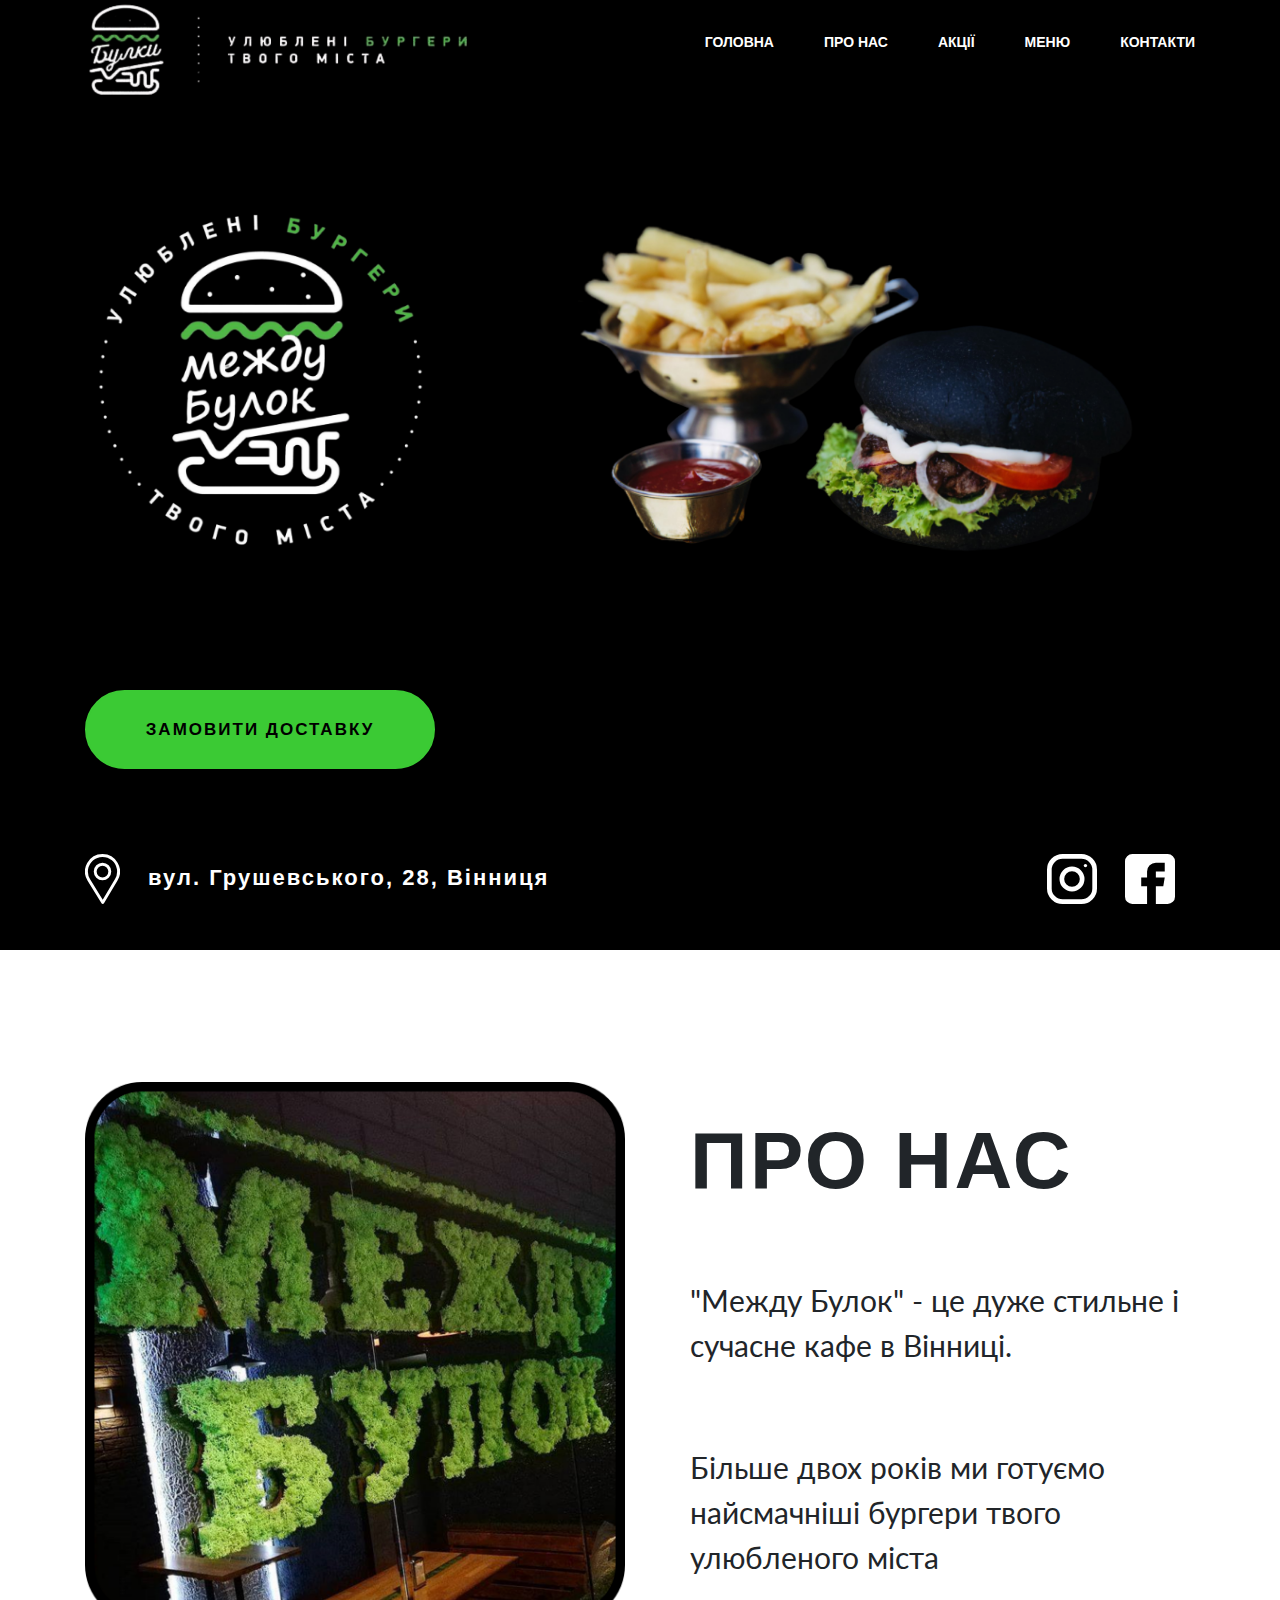
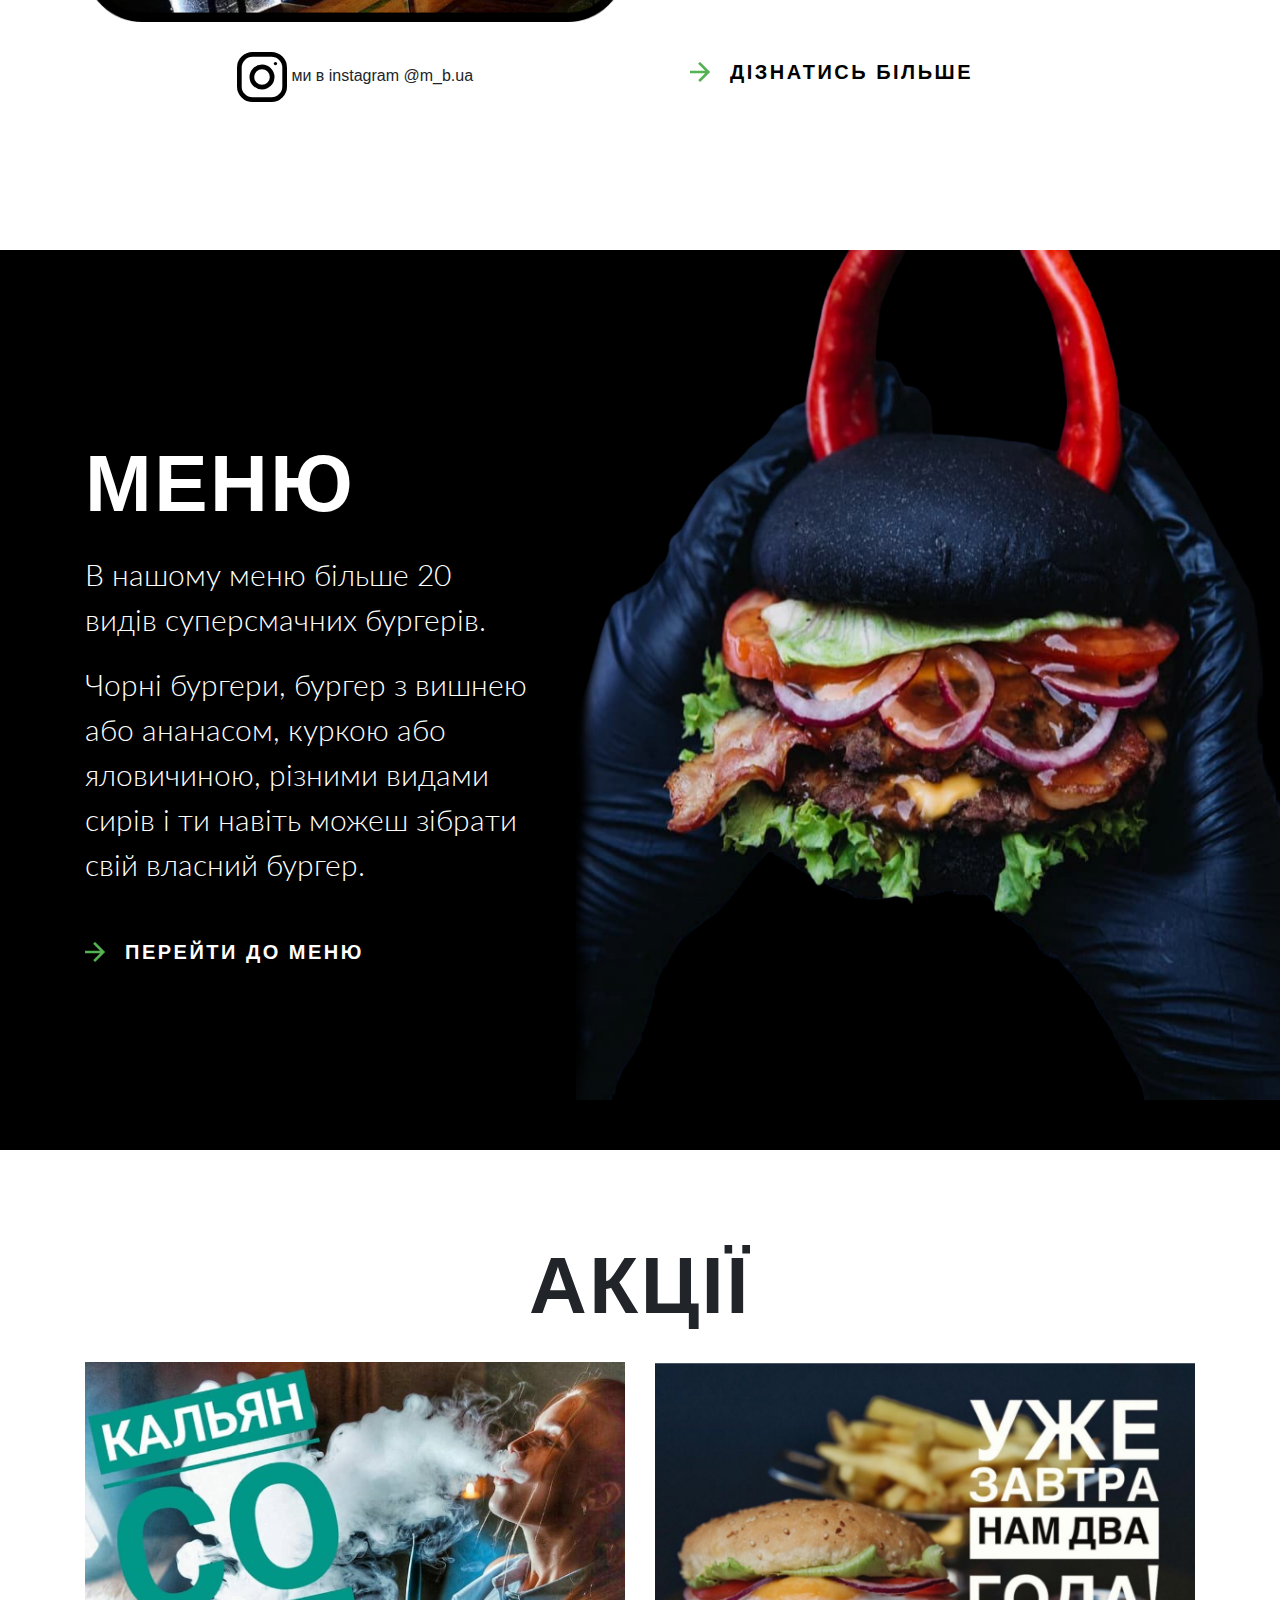
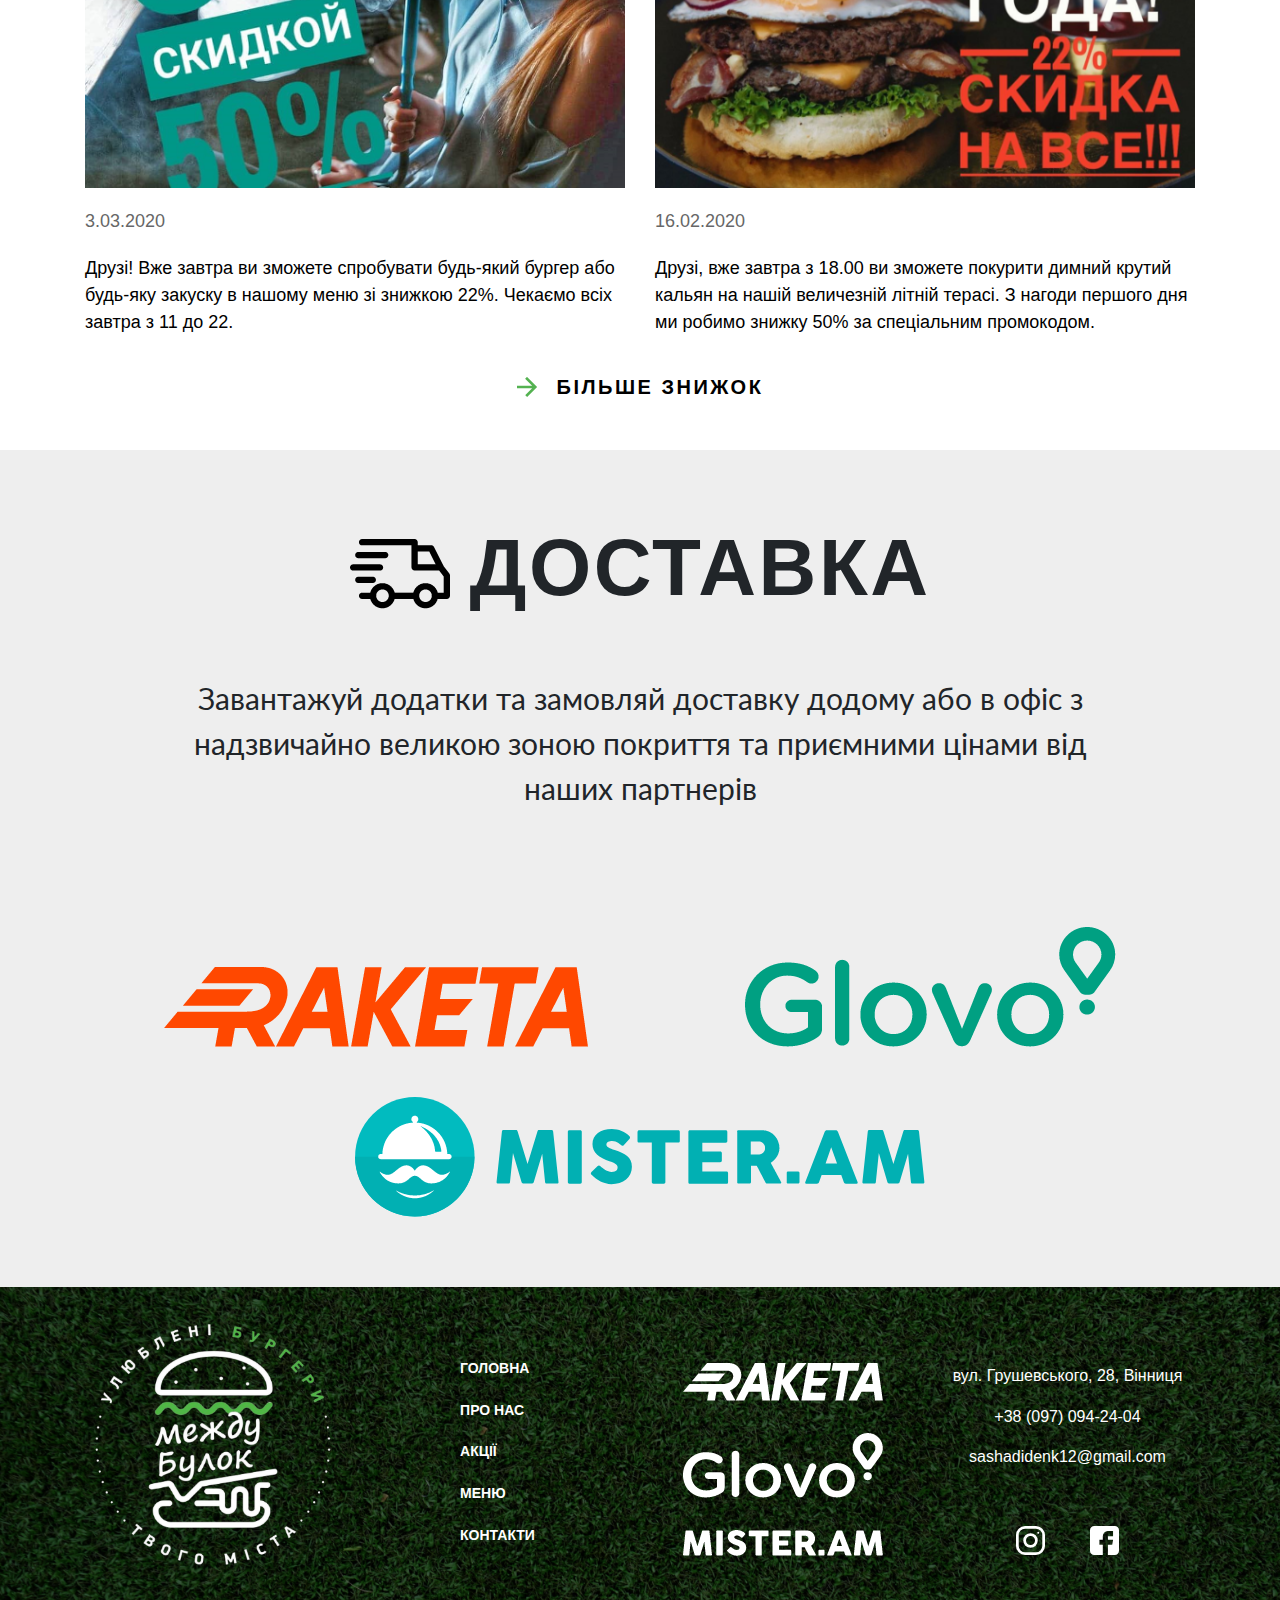
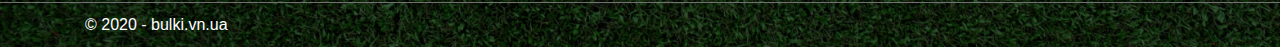
<file: Между булок/index.html>
<html>
	<head>
		<meta charset="UTF-8">
		<meta name="viewport" content="width=device-width, initial-scale=1.0"/>
		<title>Между булок</title>
		
		<link rel="stylesheet" type="text/css" href="css/style.css">
		<link rel="stylesheet" type="text/css" href="css/bootstrap.min.css">
		<link href='http://fonts.googleapis.com/css?family=Lato&subset=latin,latin-ext' rel='stylesheet' type='text/css'>
	</head>
	<body>
		<header>
			<div class = 'container'>
				<div class = "row">
					<div class="logo-section col-xl-5 col-md-4 col-8">
						<a href = "#"><img id="logo_image" src="images/logo_header.png" alt="logo"></a>
					</div>
					
					<div class="menu-section col-xl-7 col-md-8 col-4">
						<ul class="menu" id = "header_menu">
							<li><a href="index.html">Головна</a></li>
							<li><a href="#">Про нас</a></li>
							<li><a href="#">Акції</a></li>
							<li class = "active"><a href="menu.html">Меню</a></li>
							<li><a href="contact.html">Контакти</a></li>
						</ul>
						<img id="btn_menu" src ='images/hamburger.png'>
					</div>
				</div>
			</div>
		</header>
		<section id = "underheader">
			<div class = 'container'>
				<div class = "row">
					<div class="logo col-xl-4 col-lg-5 col-12">
						<img src = "images/big_logo.png" alt = "Между булок">
						<h1>Между Булок - Улюблені <span>бургери</span> твого міста</h1>
					</div>
					<div class = "burger_main col-lg-1 col-12" >
						<img src = "images/bugrer_main.png">
					</div>
				</div>
				<div class = "row">
					<div class="logo col-xl-4 col-lg-5 col-md-6 offset-md-3 col-sm-8 offset-sm-2 col-12 offset-lg-0">
						<a href = "#">Замовити доставку</a>
					</div>
				</div>
				<div class="row justify-content-between info">
					<div class = "col-md-8 col-12">
						<p>
							<img src="images/pin.svg">
							<span>вул. Грушевського, 28, Вінниця</span>
						<p>
					</div>
					<div class = 'col-md-4 col-12'>
						<a href = "#"><img src="images/instagram.svg"></a>
						<a href = "#"><img src="images/facebook.svg"></a>
					</div>
				</div>
			</div>
		</section>
		<section id = "about_us">
			<div class = 'container'>
				<div class = "row">
					<div class="col-md-6 col-12 photo">
						<h2 class = "mobile">ПРО НАС</h2>
						<img class = "we" src = "images/about_us.png">
						<p><img class = "inst" src="images/instagram.svg"> ми в instagram @m_b.ua</p>
					</div>
					<div class="col-md-6 col-12 text">
						<h2 class = "infull">ПРО НАС</h2>
						<p>"Между Булок" - це дуже стильне і сучасне кафе в Вінниці. </p>
						<p>Більше двох років ми готуємо найсмачніші бургери твого улюбленого міста</p>
						<a href = '#'><img src = "images/arrow.png">ДІЗНАТИСЬ БІЛЬШЕ</a>
					</div>
				</div>
			</div>
		</section>
		<section id = "menu">
			<div class = "container-fluid">
				<div class = "row">
					<div class = "burger_menu col-12"> 
						<img  src = "images/burger_menu.png">
					</div>
				</div>
			</div>
			<div class = 'container'>
				<div class = "row">
					<div class="col-md-5 col-12 text">
						<h2>МЕНЮ</h2>
						<p>В нашому меню більше 20 видів суперсмачних бургерів.</p>
						<p>Чорні бургери, бургер з вишнею або ананасом, куркою або яловичиною, різними видами сирів і ти навіть можеш зібрати свій власний бургер.</p>
						<a href = '#'><img src = "images/arrow.png">ПЕРЕЙТИ ДО МЕНЮ</a>
					</div>

				</div>
			</div>
		</section>
		<section id = "sales">
			<div class = 'container'>
				<div class = "row">
					<div class="col-md-12 col-12 ">
						<h2>АКЦІЇ</h2>
					</div>
				</div>
				<div class = "row">
					<a href ="#" class="col-md-6 col-sm-8 offset-sm-2 offset-md-0 col-12 tile">
						<img src = "images/sales_1.png">
						<p class = "date">3.03.2020</p>
						<p class = "text">Друзі! Вже завтра ви зможете спробувати будь-який бургер або будь-яку закуску в нашому меню зі знижкою 22%. Чекаємо всіх завтра з 11 до 22.</p>
					</a>
					<a href ="#" class="col-md-6  col-sm-8 offset-sm-2 offset-md-0 col-12 tile">
						<img src = "images/sales_2.png">
						<p class = "date">16.02.2020</p>
						<p class = "text">Друзі, вже завтра з 18.00 ви зможете покурити димний крутий кальян на нашій величезній літній терасі. З нагоди першого дня ми робимо знижку 50% за спеціальним промокодом.</p>
					</a>
				</div>
				<div class = "row">
					<div class="col-md-12 col-12 link">
						<a href = '#'><img src = "images/arrow.png">БІЛЬШЕ ЗНИЖОК</a>
					</div>
				</div>
			</div>
		</section>
		<section id = "delivery">
			<div class = 'container'>
				<div class = "row">
					<div class="col-md-10 offset-md-1 col-10 offset-1 text">
						<h2><img src = "images/delivery.png">ДОСТАВКА</h2>
						<p>Завантажуй додатки та замовляй доставку додому або в офіс з надзвичайно великою зоною покриття та приємними цінами від наших партнерів</p>
					</div>
				</div>
				<div class = "row">
					<div class="col-md-12 col-12 logos">
						<a href = "raketaapp.com"><img src = "images/raketa.png"></a>
						<a href = "glovoapp.com"><img src = "images/glovo.png"></a>
						<a href = "misteram.com.ua"><img src = "images/misteram.png"></a>
						
					</div>
				</div>
			</div>
		</section>
		<footer>
			<div class = "container">
				<div class = "row">
					<div class = "col-12 col-md-3 logo">
						<a href = "#"><img src = "images/big_logo.png" alt = "Между булок"></a>
					</div>
					<div class = "col-12 col-md-3 menu">
						<ul class="footer_menu">
							<li><a href="#">Головна</a></li>
							<li><a href="#">Про нас</a></li>
							<li><a href="#">Акції</a></li>
							<li><a href="#">Меню</a></li>
							<li><a href="#">Контакти</a></li>
						</ul>
					</div>
					<div class = "col-12 col-md-3 logos">
						<a href = "raketaapp.com"><img src = "images/footer_raketa.png"></a>
						<a href = "glovoapp.com"><img src = "images/footer_glovo.png"></a>
						<a href = "misteram.com.ua"><img src = "images/footer_misteram.png"></a>
					</div>
					<div class = "col-12 col-md-3 info">
						<p>вул. Грушевського, 28, Вінниця</p>
						<p>+38 (097) 094-24-04</p>
						<p>sashadidenk12@gmail.com</p>
						<div class = "social">
							<a href = "#"><img src="images/instagram.svg"></a>
							<a href = "#"><img src="images/facebook.svg"></a>
						</div>
					</div>
				</div>
			</div>
			<div class = "copyright">
				<div class = "container">
					<div class = "row">
						<div class = "col-12">
							<p> © 2020 - bulki.vn.ua</p>
						</div>
					</div>
				</div>
			</div>
		</footer>
		<script type='text/javascript'>
			document.getElementById('btn_menu').onclick = function(){
		    
				styles = getComputedStyle(document.getElementById('header_menu'));
				console.log();
				if (styles['display'] == "none"){
					document.getElementById('header_menu').style.display = "flex"; 
				}
				else
					document.getElementById('header_menu').style.display="none";
				
				element = document.getElementById("header_menu");
			    name = "container";
			    arr = element.className.split(" ");
			    if (arr.indexOf(name) == -1) {
					element.className += " " + name;
			    }
		
			}
		</script>
	</body>
</html>
</file>
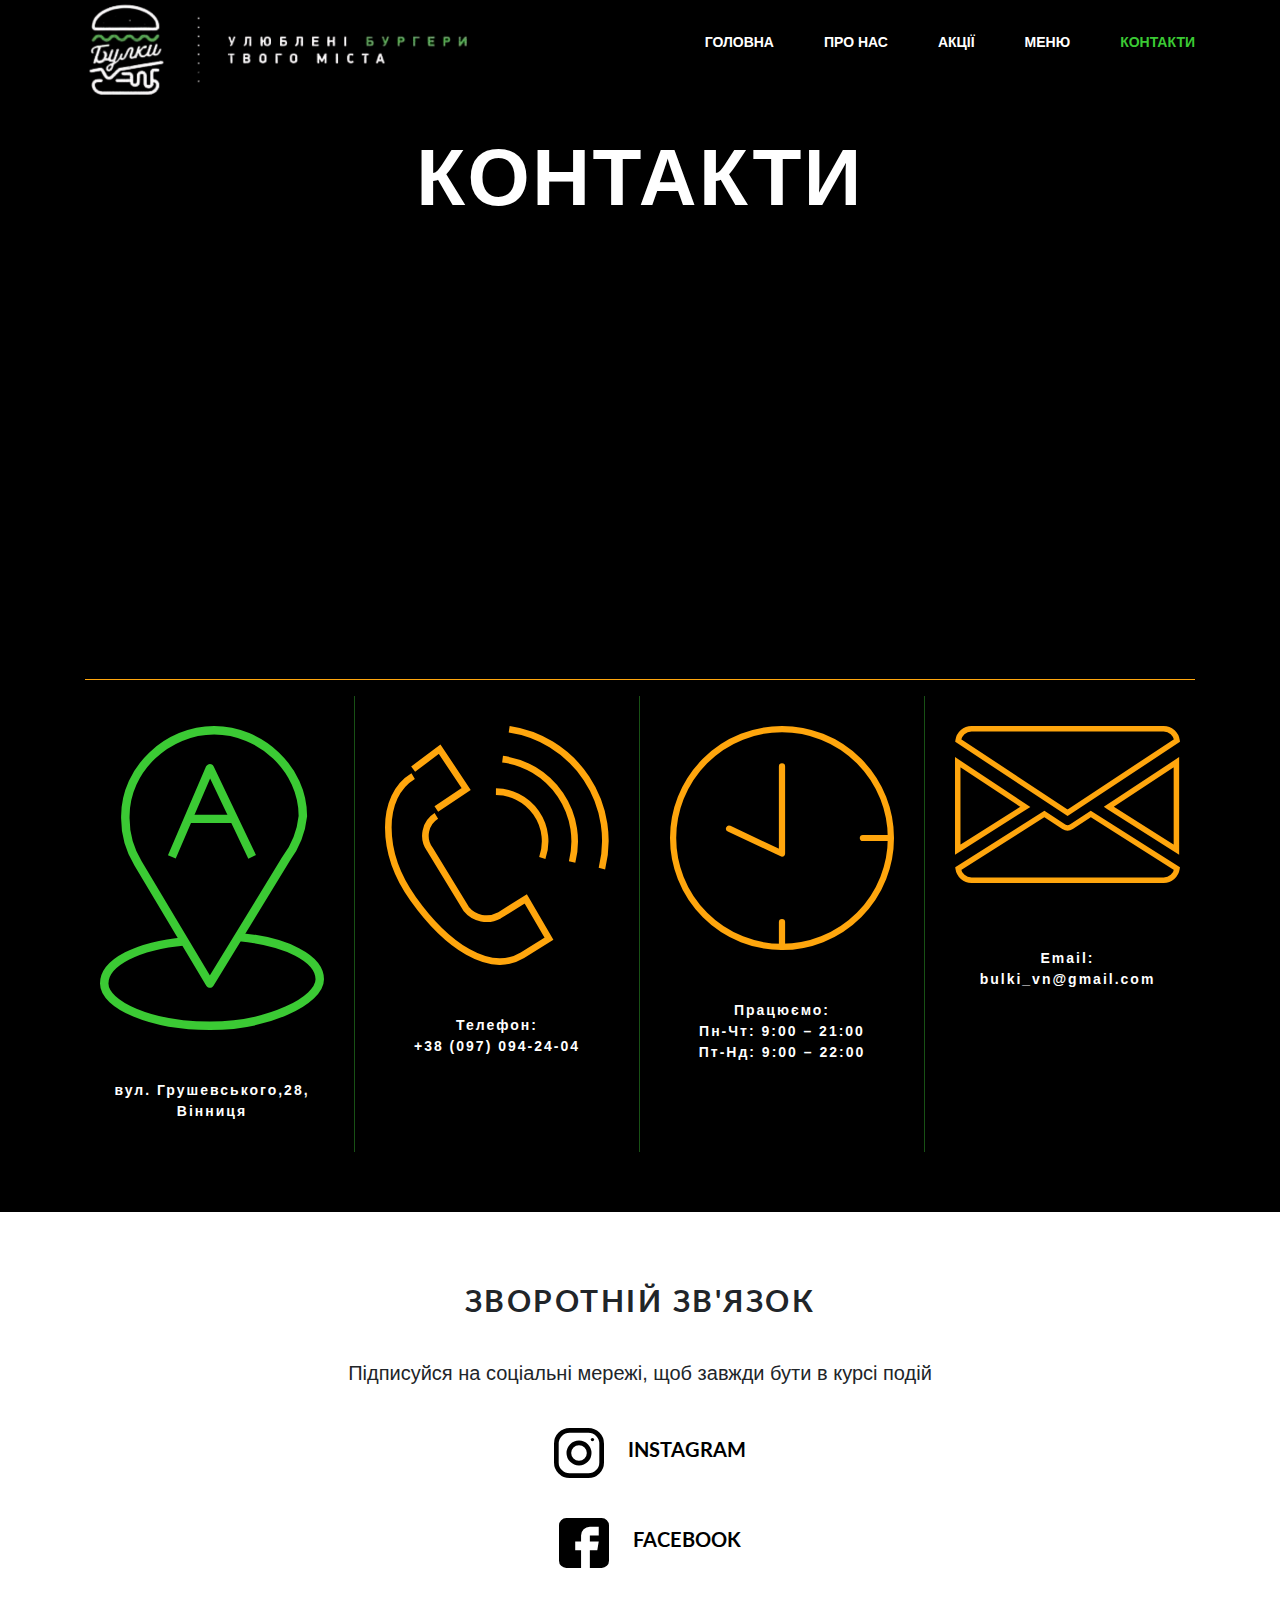
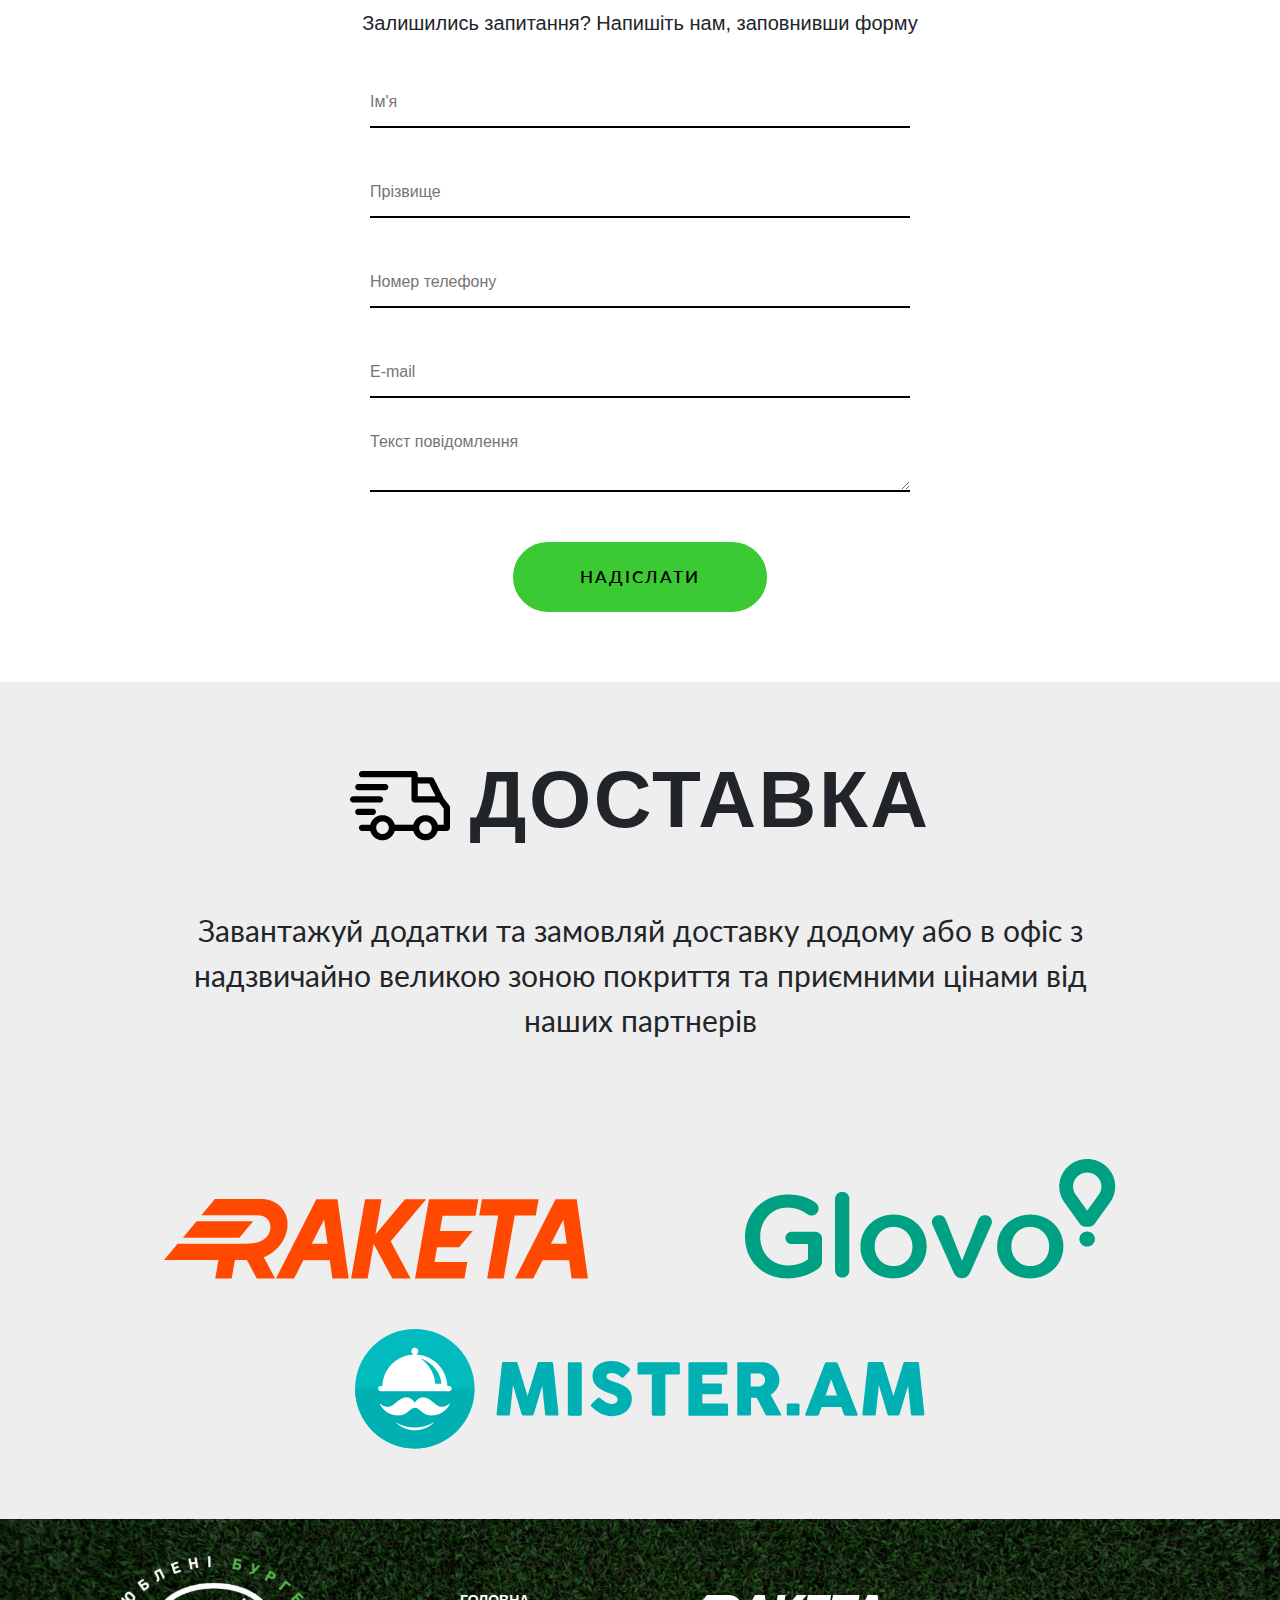
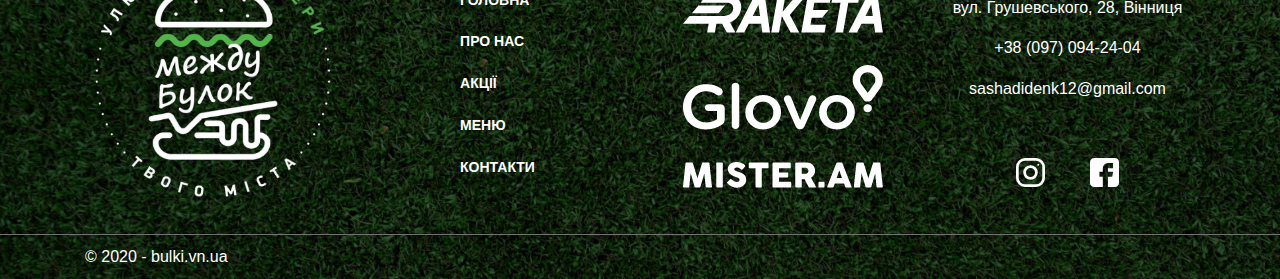
<file: Между булок/contact.html>
<!DOCTYPE html>
<html lang="en">
<head>
    <meta charset="UTF-8">
    <meta name="viewport" content="width=device-width, initial-scale=1.0"/>
    <title>Контакти</title>

    <link rel="stylesheet" type="text/css" href="css/style.css">
    <link rel="stylesheet" type="text/css" href="css/bootstrap.min.css">
    <link href='http://fonts.googleapis.com/css?family=Lato&subset=latin,latin-ext' rel='stylesheet' type='text/css'>
</head>
<body>
<header>
    <div class = 'container'>
        <div class = "row">
            <div class="logo-section col-xl-5 col-md-4 col-8">
                <a href = "#"><img id="logo_image" src="images/logo_header.png" alt="logo"></a>
            </div>
            <div class="menu-section col-xl-7 col-md-8 col-4">
                <ul class="menu" id = "header_menu">
                    <li><a href="index.html">Головна</a></li>
                    <li><a href="#">Про нас</a></li>
                    <li><a href="#">Акції</a></li>
                    <li><a href="menu.html">Меню</a></li>
                    <li><a class = "active" href="contact.html">Контакти</a></li>
                </ul>
                <img id="btn_menu" src ='images/hamburger.png'>
            </div>
        </div>
    </div>
</header>
<section id="underheader_contacts">
    <div class="container">
        <div class="row justify-content-center">
			<div class = "col-12">
				<h2>контакти</h2>
			</div>
        </div>
    </div>
    <div class="map">
        <iframe width="100%" height="400px" src="https://maps.google.com/maps?width=100%&amp;height=600&amp;hl=en&amp;coord=49.235238, 28.469572&amp;q=Bulki%2C%20Hrushevs'koho%20St%2C%2028%2C%20Vinnytsia%2C%20Vinnytsia%20Oblast%2C%2021000+(Bulki)&amp;ie=UTF8&amp;t=&amp;z=18&amp;iwloc=B&amp;output=embed" frameborder="0" scrolling="no" marginheight="0" marginwidth="0"></iframe>
    </div>
    <div class="container">
		<hr>
		<div class="row contacts">
			<div class="col-lg-3 col-md-6 contact_item">
				<img src="images/adress.svg">
				<span>вул. Грушевського,28, Вінниця</span>
			</div>
			<div class="col-lg-3 col-md-6 contact_item">
				<img src="images/phone.svg">
				<span>Телефон:<br>+38 (097) 094-24-04</span>
			</div>
			<div class="col-lg-3 col-md-6 contact_item">
				<img src="images/hours.svg">
				<span>Працюємо:<br>Пн-Чт: 9:00 – 21:00<br>Пт-Нд: 9:00 – 22:00</span>
			</div>
			<div class="col-lg-3 col-md-6 contact_item">
				<img src="images/mail.svg" class="mail">
				<span>Email:<br>bulki_vn@gmail.com</span>
			</div>
		</div>
    </div>
</section>
<section id="feedback">
    <div class="container">
		<div class = "row">
			<div class="social_netw col-12">
				<h3>зворотній зв'язок</h3>
				<p>Підписуйся на соціальні мережі, щоб завжди бути в курсі подій</p>
				<div>
					<img src="images/instagram_black.svg">
					<a href="#">INSTAGRAM</a>
				</div>
				
				<div>
					<img src="images/facebook_black.svg">
					<a href="#">FACEBOOK</a>
				</div>
				<p>Залишились запитання? Напишіть нам, заповнивши форму</p>
			</div>
		</div>
        <div class="row justify-content-center">
            <form class="col-lg-6 col-12 form">
                <input type="text" id="name"  placeholder="Ім'я">
                <input type="text" id="surname"  placeholder="Прізвище">
                <input type="text" id="phone"  placeholder="Номер телефону">
                <input type="text" id="mail"  placeholder="E-mail">
                <textarea id="subject" placeholder="Текст повідомлення"></textarea>
            </form>
        </div>
        <div class="row justify-content-center">
				<a href="#" class="submit">Надіслати</a>
		</div>
    </div>
</section>
<section id = "delivery">
    <div class = 'container'>
        <div class = "row">
            <div class="col-md-10 offset-md-1 col-10 offset-1 text">
                <h2><img src = "images/delivery.png">ДОСТАВКА</h2>
                <p>Завантажуй додатки та замовляй доставку додому або в офіс з надзвичайно великою зоною покриття та приємними цінами від наших партнерів</p>
            </div>
        </div>
        <div class = "row">
            <div class="col-md-12 col-12 logos">
                <a href = "raketaapp.com"><img src = "images/raketa.png"></a>
                <a href = "glovoapp.com"><img src = "images/glovo.png"></a>
                <a href = "misteram.com.ua"><img src = "images/misteram.png"></a>

            </div>
        </div>
    </div>
</section>
<footer>
    <div class = "container">
        <div class = "row">
            <div class = "col-12 col-md-3 logo">
                <a href = "#"><img src = "images/big_logo.png" alt = "Между булок"></a>
            </div>
            <div class = "col-12 col-md-3 menu">
                <ul class="footer_menu">
                    <li><a href="#">Головна</a></li>
                    <li><a href="#">Про нас</a></li>
                    <li><a href="#">Акції</a></li>
                    <li><a href="#">Меню</a></li>
                    <li><a href="#">Контакти</a></li>
                </ul>
            </div>
            <div class = "col-12 col-md-3 logos">
                <a href = "raketaapp.com"><img src = "images/footer_raketa.png"></a>
                <a href = "glovoapp.com"><img src = "images/footer_glovo.png"></a>
                <a href = "misteram.com.ua"><img src = "images/footer_misteram.png"></a>
            </div>
            <div class = "col-12 col-md-3 info">
                <p>вул. Грушевського, 28, Вінниця</p>
                <p>+38 (097) 094-24-04</p>
                <p>sashadidenk12@gmail.com</p>
                <div class = "social">
                    <a href = "#"><img src="images/instagram.svg"></a>
                    <a href = "#"><img src="images/facebook.svg"></a>
                </div>
            </div>
        </div>
    </div>
    <div class = "copyright">
        <div class = "container">
            <div class = "row">
                <div class = "col-12">
                    <p> © 2020 - bulki.vn.ua</p>
                </div>
            </div>
        </div>
    </div>
</footer>
<script type='text/javascript'>
    document.getElementById('btn_menu').onclick = function(){

        styles = getComputedStyle(document.getElementById('header_menu'));
        console.log();
        if (styles['display'] == "none"){
            document.getElementById('header_menu').style.display = "flex";
        }
        else
            document.getElementById('header_menu').style.display="none";

        element = document.getElementById("header_menu");
        name = "container";
        arr = element.className.split(" ");
        if (arr.indexOf(name) == -1) {
            element.className += " " + name;
        }

    }
</script>
</body>
</html>
</file>
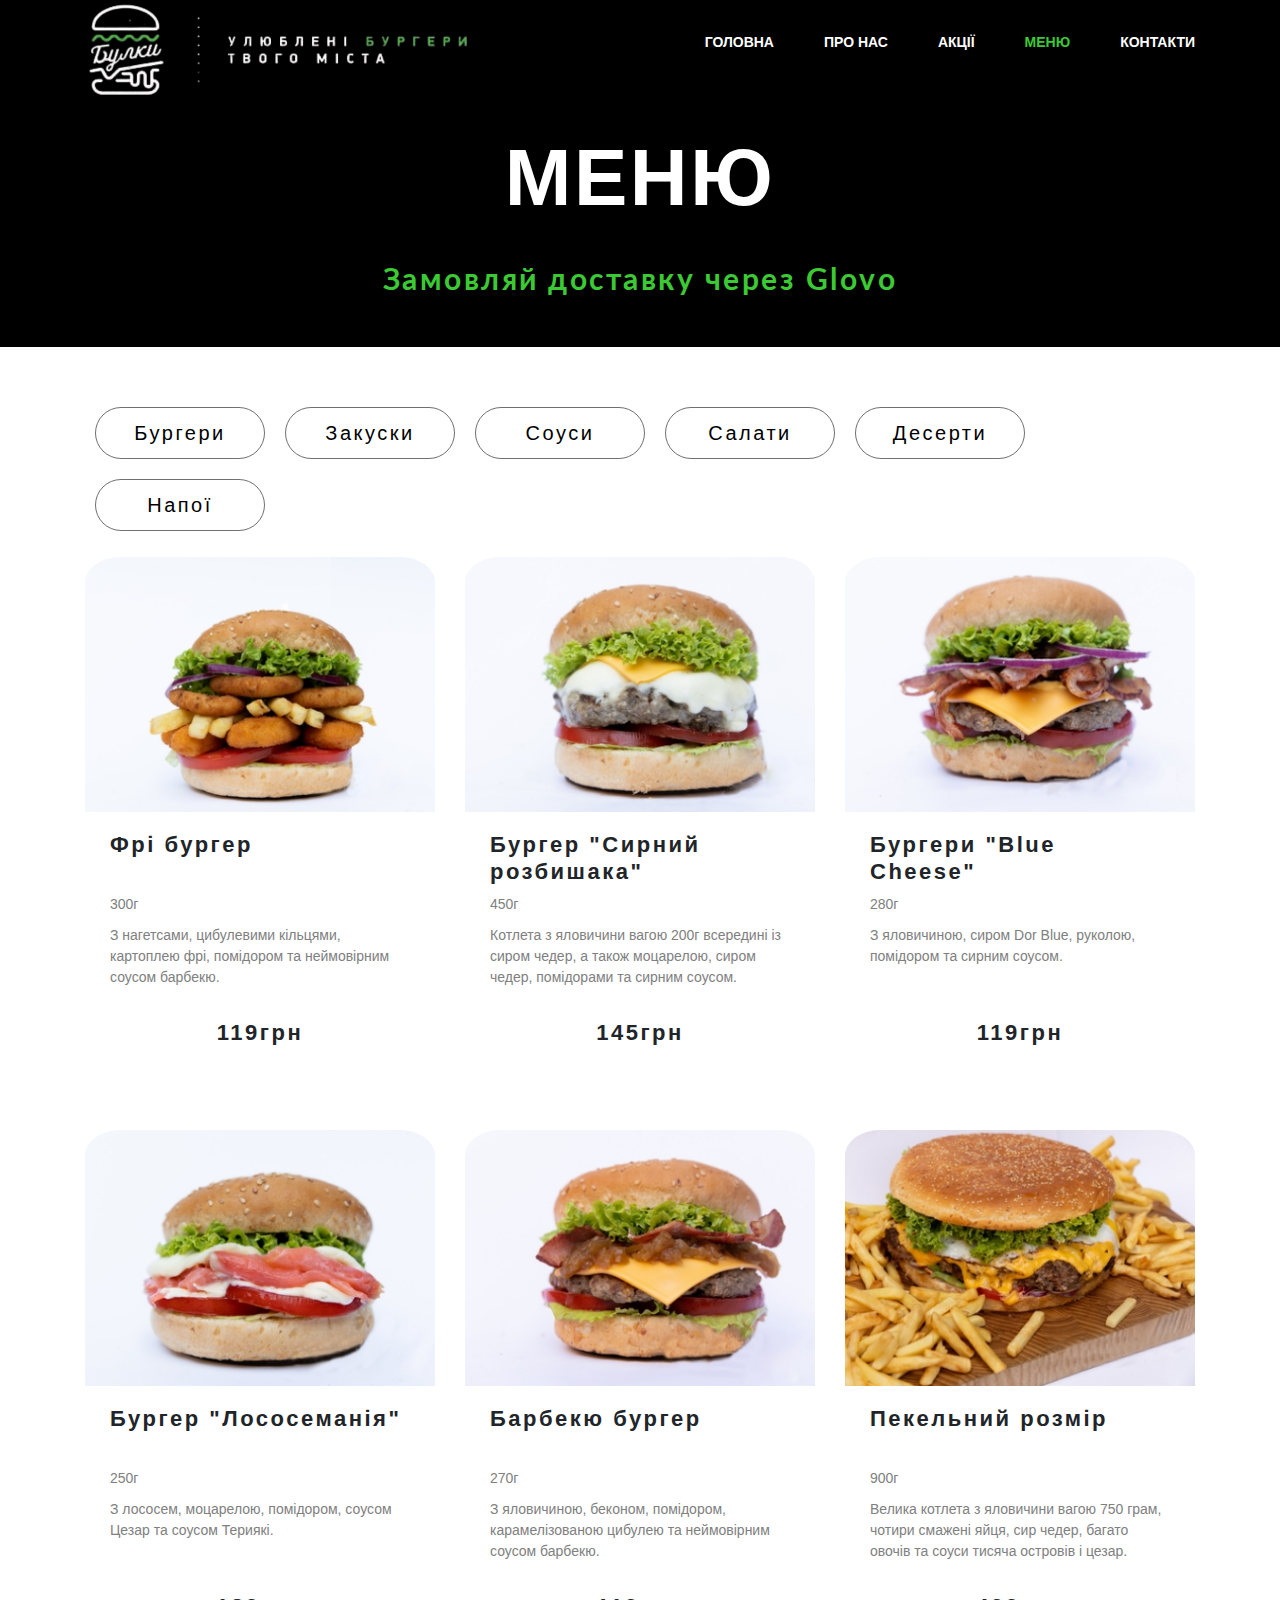
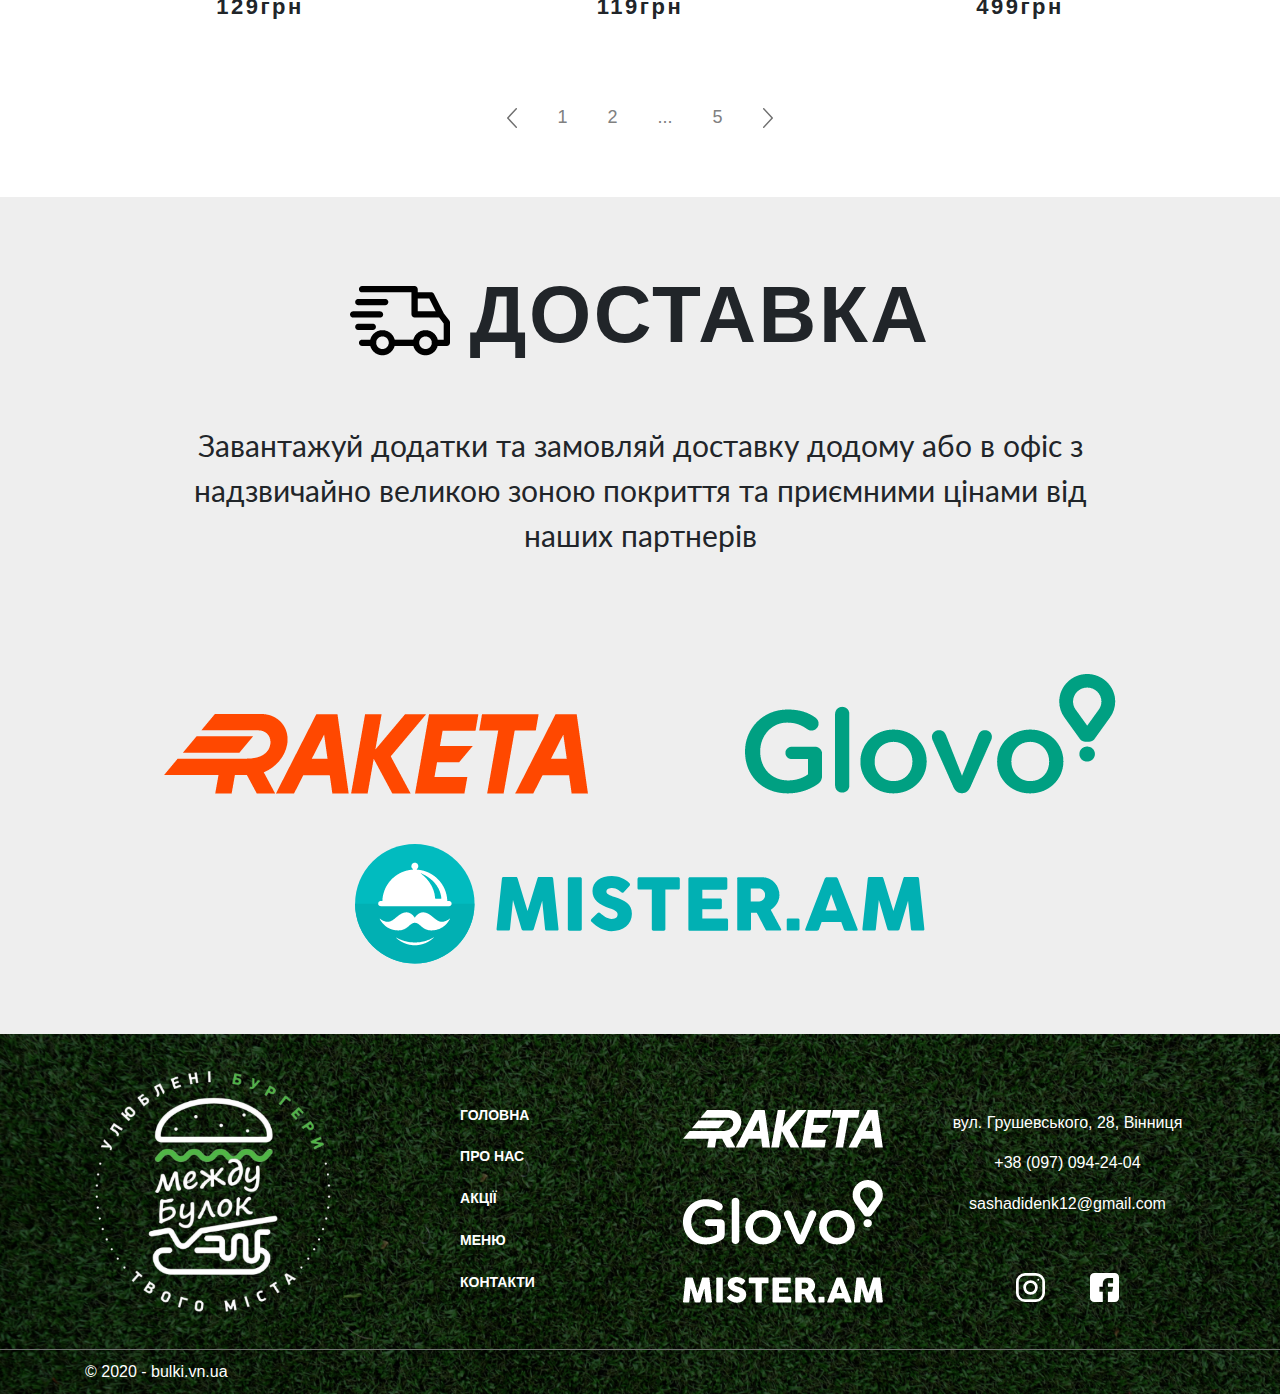
<file: Между булок/menu.html>
<!DOCTYPE html>
<html lang="en">
<head>
    <meta charset="UTF-8">
    <meta name="viewport" content="width=device-width, initial-scale=1.0"/>
    <title>Меню</title>

    <link rel="stylesheet" type="text/css" href="css/style.css">
    <link rel="stylesheet" type="text/css" href="css/bootstrap.min.css">
    <link href='http://fonts.googleapis.com/css?family=Lato&subset=latin,latin-ext' rel='stylesheet' type='text/css'>
</head>
<body>
<header>
    <div class = 'container'>
        <div class = "row">
            <div class="logo-section col-xl-5 col-md-4 col-8">
                <a href = "#"><img id="logo_image" src="images/logo_header.png" alt="logo"></a>
            </div>

            <div class="menu-section col-xl-7 col-md-8 col-4">
                <ul class="menu" id = "header_menu">
                    <li><a href="index.html">Головна</a></li>
                    <li><a href="#">Про нас</a></li>
                    <li><a href="#">Акції</a></li>
                    <li><a class = "active" href="menu.html">Меню</a></li>
                    <li><a href="contact.html">Контакти</a></li>
                </ul>
                <img id="btn_menu" src ='images/hamburger.png'>
            </div>
        </div>
    </div>
</header>
<section id="underheader_contacts">
    <div class="container">
        <h2>меню</h2>
        <a href = "#"><p>Замовляй доставку через Glovo</p></a>
    </div>
</section>
<section id="menu_block">
    <div class="container">
		<div class = "row">
			<div class = "col-12">
				<ul class="sort">
					<li><a href="#">Бургери</a></li>
					<li><a href="#">Закуски</a></li>
					<li><a href="#">Соуси</a></li>
					<li><a href="#">Салати</a></li>
					<li><a href="#">Десерти</a></li>
					<li><a href="#">Напої</a></li>
				</ul>
			</div>
		</div>
		<div class="row menu_bar">
			<div class="col-lg-4 col-sm-6">
				<div class="menu_item">
					<img src="images/menu1.jpg">
					<div class="product_description">
						<h4>Фрі бургер</h4>
						<p>300г</p>
						<p class="consist">З нагетсами, цибулевими кільцями,
							картоплею фрі, помідором та
							неймовірним соусом барбекю.
						</p>
						<div class="row justify-content-center"><h4>119грн</h4></div>
					</div>
				</div>
			</div>
			<div class="col-lg-4 col-sm-6">
				<div class="menu_item">
					<img src="images/menu2.jpg">
					<div class="product_description">
						<h4>Бургер "Сирний розбишака"</h4>
						<p>450г</p>
						<p class="consist">Котлета з яловичини вагою 200г
							всередині із сиром чедер, а також
							моцарелою, сиром чедер,
							помідорами та сирним соусом.
						</p>
						<div class="row justify-content-center"><h4>145грн</h4></div>
					</div>
				</div>
			</div>
			<div class="col-lg-4 col-sm-6">
				<div class="menu_item">
					<img src="images/menu3.jpg">
					<div class="product_description">
						<h4>Бургери "Blue Cheese"</h4>
						<p>280г</p>
						<p class="consist">З яловичиною, сиром Dor Blue,
							руколою, помідором та сирним
							соусом.
						</p>
						<div class="row justify-content-center"><h4>119грн</h4></div>
					</div>
				</div>
			</div>
			<div class="col-lg-4 col-sm-6">
				<div class="menu_item">
					<img src="images/menu4.jpg">
					<div class="product_description">
						<h4>Бургер "Лососеманія"</h4>
						<p>250г</p>
						<p class="consist">З лососем, моцарелою, помідором,
							соусом Цезар та соусом Териякі.
						</p>
						<div class="row justify-content-center"><h4>129грн</h4></div>
					</div>
				</div>
			</div>
			<div class="col-lg-4 col-sm-6">
				<div class="menu_item">
					<img src="images/menu5.jpg">
					<div class="product_description">
						<h4>Барбекю бургер</h4>
						<p>270г</p>
						<p class="consist">З яловичиною, беконом, помідором,
							карамелізованою цибулею та
							неймовірним соусом барбекю.
						</p>
						<div class="row justify-content-center"><h4>119грн</h4></div>
					</div>
				</div>
			</div>
			<div class="col-lg-4 col-sm-6">
				<div class="menu_item">
					<img src="images/menu6.jpg">
					<div class="product_description">
						<h4>Пекельний розмір</h4>
						<p>900г</p>
						<p class="consist"> Велика котлета з яловичини
							вагою 750 грам, чотири смажені
							яйця, сир чедер, багато овочів та соуси
							тисяча островів і цезар.
						</p>
						<div class="row justify-content-center"><h4>499грн</h4></div>
					</div>
				</div>
			</div>
		</div>
        <div class="row justify-content-center">
			<div class = "col-12">
				<ul class="pagination my_pag">
					<li><a href="#"><img src="images/arrow_left.svg"></a></li>
					<li><a href="#" class="page_item">1</a></li>
					<li><a href="#" class="page_item">2</a></li>
					<li><a href="#" class="page_item">...</a></li>
					<li><a href="#" class="page_item">5</a></li>
					<li><a href="#"><img src="images/arrow_right.svg"></a></li>
				</ul>
			</div>
        </div>
    </div>
</section>
<section id = "delivery">
			<div class = 'container'>
				<div class = "row">
					<div class="col-md-10 offset-md-1 col-10 offset-1 text">
						<h2><img src = "images/delivery.png">ДОСТАВКА</h2>
						<p>Завантажуй додатки та замовляй доставку додому або в офіс з надзвичайно великою зоною покриття та приємними цінами від наших партнерів</p>
					</div>
				</div>
				<div class = "row">
					<div class="col-md-12 col-12 logos">
						<a href = "raketaapp.com"><img src = "images/raketa.png"></a>
						<a href = "glovoapp.com"><img src = "images/glovo.png"></a>
						<a href = "misteram.com.ua"><img src = "images/misteram.png"></a>
						
					</div>
				</div>
			</div>
		</section>
<footer>
    <div class = "container">
        <div class = "row">
            <div class = "col-12 col-md-3 logo">
                <a href = "#"><img src = "images/big_logo.png" alt = "Между булок"></a>
            </div>
            <div class = "col-12 col-md-3 menu">
                <ul class="footer_menu">
                    <li><a href="#">Головна</a></li>
                    <li><a href="#">Про нас</a></li>
                    <li><a href="#">Акції</a></li>
                    <li><a href="#">Меню</a></li>
                    <li><a href="#">Контакти</a></li>
                </ul>
            </div>
            <div class = "col-12 col-md-3 logos">
                <a href = "raketaapp.com"><img src = "images/footer_raketa.png"></a>
                <a href = "glovoapp.com"><img src = "images/footer_glovo.png"></a>
                <a href = "misteram.com.ua"><img src = "images/footer_misteram.png"></a>
            </div>
            <div class = "col-12 col-md-3 info">
                <p>вул. Грушевського, 28, Вінниця</p>
                <p>+38 (097) 094-24-04</p>
                <p>sashadidenk12@gmail.com</p>
                <div class = "social">
                    <a href = "#"><img src="images/instagram.svg"></a>
                    <a href = "#"><img src="images/facebook.svg"></a>
                </div>
            </div>
        </div>
    </div>
    <div class = "copyright">
        <div class = "container">
            <div class = "row">
                <div class = "col-12">
                    <p> © 2020 - bulki.vn.ua</p>
                </div>
            </div>
        </div>
    </div>
</footer>
<script type='text/javascript'>
    document.getElementById('btn_menu').onclick = function(){

        styles = getComputedStyle(document.getElementById('header_menu'));
        console.log();
        if (styles['display'] == "none"){
            document.getElementById('header_menu').style.display = "flex";
        }
        else
            document.getElementById('header_menu').style.display="none";

        element = document.getElementById("header_menu");
        name = "container";
        arr = element.className.split(" ");
        if (arr.indexOf(name) == -1) {
            element.className += " " + name;
        }

    }
</script>
</body>
</html>
</file>
<file: Между булок/css/style.css>
body{
	margin: 0;
	padding: 0;
}
#btn_menu{
	display:none;
}
header{
	background: #000;
	height: 100px;
}
header .menu{
	display: flex;
	flex-direction: row;
}
header .menu li, footer .menu .footer_menu li{
	list-style-type: none;
}
header .menu li a, footer .menu .footer_menu a{
	color: #fff;
	text-decoration: none;
	font-size: 14px;
	text-transform: uppercase;
	font-weight: bold;
}
header .menu li a{
	padding-left: 50px;
}
header .menu li a.active, header .menu li a:hover, footer .menu .footer_menu a:hover{
	color: #3BCA34;
	transition: .5s;
}

header .logo-section img{
	height: 100px;
	width: auto;	
}

header .menu-section{
    align-items: center;
    display: flex;
    justify-content: flex-end;
}
.burger_main{
	position: relative;
	display: flex;
    flex-direction: column;
    justify-content: center;
}
.burger_main img{
	position: absolute;
    height: 100%;
    top: 10vh;
	left: 10vw;
}

#underheader{
	background-color: #000;
	padding-bottom: 30px;
	background-size: cover;
	height: calc(100vh - 100px);
	min-height: 850px;
	padding: 30px 0;
}
#underheader .container{
	display: flex;
    flex-direction: column;
    justify-content: space-between;
    height: 100%;
}

#underheader .logo{
	display: flex;
	flex-direction: column;
}

#underheader .logo img{
	height: 100%;
	margin-top: 75px;
}

#underheader .logo a, #feedback .submit {
	margin-top: 90px;
	width: 100%;
	padding: 25px;
	border-radius: 51px;
	background: #3BCA34;
	border: 2px solid #3BCA34;
	text-align: center;
	color: #000;
	text-transform: uppercase;
	letter-spacing: 2px;
	font-size: 17px;
	font-weight: 600;
	text-decoration: none;
}
#underheader h1{
	display: none;
}
#underheader .logo a:hover{
	color: #3BCA34;
	background: #000;
	transition: .5s;
}
#feedback .submit:hover{
	background: #fff;
	transition: .5s;
}
#underheader .info{
	letter-spacing: 2px;
	font-size: 22px;
	font-weight: bold;
	color: white;
}
#underheader .info img{
	margin-right: 20px;
}
#underheader .info{
	margin-top: 40px;
}
#underheader .info div:nth-last-child(1){
	text-align: right;
}
#about_us, #menu, #sales{
	height: 100vh;
	min-height: 850px;
}
#about_us, #menu .container, #sales{
	display:flex;
	flex-direction:column;
	justify-content: center;
}
#menu .container{
	height: 100%;
}
#about_us .we{
	width: 100%;
}

#about_us .photo p{
	margin-top: 30px;
}
#about_us .photo .inst{
	filter: brightness(0);
}

#about_us .photo{
	text-align:center;
}
#about_us .text {
	z-index:1;
}

#about_us .mobile{
	display: none;
}

#about_us .text h2, #about_us .text p, #about_us .text a{
	margin-left: 35px;
}

#about_us  h2, #menu h2, #sales h2, #delivery h2, #underheader_contacts h2{
	font-size: 80px;
	letter-spacing: 2.5px;
	font-weight: bold;
}

#about_us .text p, #menu p, #delivery p{
	font-family: 'Lato', sans-serif;
	font-size: 30px;
}

#about_us .text img, #menu .text img, #sales .link img, #delivery .text img{
	padding-right: 20px;
}
#about_us .text{
	display: flex;
	flex-direction: column;
	justify-content: space-around;
}
#about_us .text a, #menu a, #sales .link a{
	display: flex;
    flex-direction: row;
    justify-content: flex-start;
    align-items: center;
	font-size: 20px;
	letter-spacing: 2.5px;
	font-weight: bold;
	text-decoration: none;
	color: #000;
}
#menu a{
	padding-top: 30px;
	color: #fff;
}
#menu{
	background-color: #000;
	background-size: cover;
	height: 100vh;
}
#menu h2, #menu p{
	color: #fff;
	margin-bottom: 20px;
}
#menu p{
	font-weight: 300;
}
#sales a{
	text-decoration:none;
	color: #000;
}
#sales h2{
	text-align:center;
	margin-top: 40px;
}
#sales .tile img{
	width: 100%;
}
#sales .tile{
	margin-top: 20px;
}
#sales .tile .date{
	color: #676767;
}
#sales .tile p{
	margin-top: 20px;
	font-size: 18px;
}

#sales .link{
	display:flex;
	flex-direction: row;
	justify-content: center;
	margin-top: 20px;
}
#delivery{
	background-color: #EEEEEE;
	padding: 70px 0;
}
#delivery p{
	margin-top: 60px;
}
#delivery .logos{
	margin-top: 100px;
}
#delivery p, #delivery h2{
	text-align: center;
}

#delivery .logos{
	display: flex;
	flex-direction: row;
	flex-wrap: wrap;
	align-items: flex-end;
    justify-content: space-around;
}
#delivery .logos a:nth-last-child(1){
	padding-top: 50px;
}
footer {
	background-image: url('../images/footer_back.png');
	color: #fff;
	background-size: cover;
	padding: 30px 0 10px;
}
footer .copyright{
	border-top: 1px solid #707070;
	margin-top: 30px;
	padding-top:10px;
}
footer .copyright p{
	margin: 0;
}

footer .logo img{
	width: 100%;
}

footer .menu ul{
	padding: 0;
}
footer .menu, footer .logos, footer .info{
	display:flex;
	flex-direction: column;
	align-items: center;
	margin-top: 30px;
}
footer .menu .footer_menu{
	display: flex;
	flex-direction: column;
	justify-content:space-around;
	height: 100%;
}
footer .logos{
	justify-content: space-around;
}
footer .info{
	 justify-content: space-evenly;
}
footer .info img{
	width: 29px;
	margin: 0 20px;
}
footer .info .social{
	margin-top: 40px;
}
footer .info p{
	margin: 0;
}
.burger_menu{
	position: relative;
}
.burger_menu img{
	position: absolute;
    top: 0;
    right: 0;
    height: 850px;
    width: 55vw;
    z-index: 0;
    padding: 0;
}
#underheader_contacts{
	background: black;
	padding: 30px 0;
}
#underheader_contacts h2{
	margin-bottom: 30px;
	color: white;
	text-transform: uppercase;
	text-align: center;
}
#underheader_contacts .contacts{
	padding-bottom: 30px;
}
#underheader_contacts hr{
	height: 1px;
	border: none;
	background: #FFA60D;
}
#underheader_contacts span{
	letter-spacing: 2px;
	font-weight: bold;
	font-size: 14px;
	color: white;
	padding-top: 50px;
	text-align: center;
}

#underheader_contacts .contact_item{
	padding: 30px;
	display: flex;
	flex-direction: column;
	border-right: 1px solid rgba(59,202,52, 0.4);
}
#underheader_contacts .contact_item:nth-last-child(1){
	border:none;
}
#underheader_contacts .contacts .mail{
	margin-bottom: 15px;
}
#underheader_contacts a{
	text-decoration: none;
}
#underheader_contacts p{
	font-family: "Lato", sans-serif;
	letter-spacing: 2.5px;
	font-size: 30px;
	font-weight: bold;
	color: #3BCA34;
	text-align: center;
}
#feedback{
	padding: 50px 0;
}
#feedback h3{
	letter-spacing: 2.5px;
	font-size: 30px;
	font-family: "Lato", sans-serif;
	font-weight: bold;
	text-transform: uppercase;
	margin: 20px 0;
}
#feedback a {
	color: black;
	text-decoration: none;
	font-size: 20px;
	font-family: "Lato", sans-serif;
	font-weight: bold;
}
#feedback p{
	text-align: center;
	font-size: 20px;
	margin: 20px 0;
}
#feedback img{
	margin: 20px;
	width: 50px;
	height: 50px;
}
#feedback .social_netw{
	display: flex;
	flex-direction: column;
	align-items: center;
}
#feedback input[type=text], textarea {
	width: 100%;
	padding: 12px 0;
	margin: 20px 0;
	border: none;
	border-bottom: 2px solid black;
	background: inherit;
	resize: none;
}
#feedback .form{
	margin-bottom: 30px;
	display: flex;
	flex-direction: column;
	align-items: center;
}
#feedback span{
	text-align: center;
}
#feedback input[type=text]:focus, textarea:focus {
	outline: none;
}
#feedback .submit{
	margin: 20px 0;
	padding: 20px 65px;
	width: auto;
}
#menu_block{
	padding: 50px 0;
}
#menu_block .sort{
	list-style-type: none;
	display: flex;
	flex-direction: row;
	flex-wrap: wrap;
	padding: 0;
}
#menu_block .sort li a{
	text-decoration: none;
	font-size: 20px;
	letter-spacing: 2.5px;
	color: black;
	padding: 10px 30px;
	border: 1px solid #707070;
	border-radius: 30px;
	text-align: center;
	width: 100%;
}
#menu_block .sort li a:hover{
	color: #fff;
	background: #000;
	transition: .5s;
}
#menu_block .sort li{
	margin: 10px;
	display: flex;
	width: 170px;
}
#menu_block .menu_item h4{
	font-weight: bold;
	letter-spacing: 2.5px;
	font-size: 22px;
	height: 52px;
}

#menu_block .menu_item p{
	font-size: 14px;
	color: gray;
	margin: 10px 0;
}
#menu_block .menu_item img{
	border-top-left-radius: 10%;
    border-top-right-radius: 10%;
	width: 100%;
}
#menu_block .product_description {
	padding: 20px 25px;
	width: 100%;
}
#menu_block .menu_item{
	margin-bottom: 30px;
}
#menu_block .menu_item .consist{
	height: 65px;
}
#menu_block .menu_item:hover{
	box-shadow: 0 3px 30px 0 rgba(0, 0, 0, 0.16);
	border-radius: 10%;
	
}
.pagination li a{
	padding: 10px 20px;
	color: gray;
	font-size: 18px;
	text-decoration: none;
}
.pagination li .page_item:active{
	background: #3BCA34;
	border-radius: 10px;
	color: white;
}
#menu_block .my_pag{
	justify-content: center;
}
@media(max-height:800px){
	#sales h2, #about_us h2, #menu h2, #delivery h2, #underheader_contacts h2{
		font-size: 50px ;
	}
	#about_us .text p, #menu p, #delivery p{
		font-size: 24px;
	}
	#about_us .we{
		height: 400px;
		width: auto;
	}
	#delivery .logos{
		margin-top: 50px;
	}
}
@media(max-width:1439px){
	.burger_main img{
		height: 90%;
	}
	#menu_block .menu_item .consist{
		height: 85px;
	}
}
@media(max-width:1200px){
	.burger_main img{
		height: 80%;
		left: 2vw;
	}
	footer .info{
		text-align: center;
	}
}
@media(max-width:1024px and min-width: 768px){
	#about_us, #menu, #sales{
		min-height: auto;
	}
	.burger_menu img{
		height: 100vh;
	}
}
@media(max-width:992px){
	#underheader h1{
		display: block;
		text-transform: uppercase;
		color: #fff;
		font-size: 26px;
	}
	#underheader .logo img{
		display: none;
	}
	#underheader .logo img{
		height: 300px;
	}
	#underheader_contacts .contact_item{
		border:none;
	}
	header .logo-section img{
		width: 250px;
	}
	header .menu li a{
		padding-left: 15px;
	}
	#about_us .we{
		width: 100%;
		height: auto;
	}
	#about_us  h2 #menu h2, #sales h2, #delivery h2, #underheader_contacts h2{
		font-size: 40px;
	}
	#about_us .text p, #menu p, #delivery p{
		font-size: 18px;
	}
	#about_us .text a, #menu a, #sales .link a{
		font-size: 18px;
	}
	#underheader .logo{
		text-align: center;
	}
	#underheader .logo a{
		margin-top: 40px;
	}
	#underheader h1 span{
		color: #3BCA34;
	}
	.burger_main{
		text-align: center;
	}
	.burger_main img{
		position: relative;
		height: 400px;
		left: auto;
	}
	footer .logos img{
		width: 100%;
	}
	#delivery .logos{
		margin-top: 0;
	}
	#delivery .logos a{
		padding-top: 20px;
	}
	#delivery .logos a img{
		width: 200px;
	}
	#sales h2, #about_us h2, #menu h2, #delivery h2, #underheader_contacts h2{
		font-size: 50px;
	}
	.sort{
		justify-content: center;
	}
}	
@media(max-width:767px){
	#btn_menu{
		display: block;
	}
	
	#header_menu{
		display: none;
		position: absolute;
		background-color: black;
		height: auto;
		margin: 0;
		top: 100px;
		width: 100vw;
		flex-direction: column;
		padding: 0;
		align-items: center;
		right: 0;
		z-index: 1;
	}
	
	#header_menu li{
		padding-bottom: 10px;
	}
	
	#underheader .info div{
		text-align: center !important;
	}
	
	#underheader .info p{
		font-size: 20px;
	}
	#underheader .info p img{
		width: 26px;
	}
	
	header .logo-section img{
		width: auto;
	}
	footer .logo{
		margin-top: 40px;
		text-align: center;
	}
	footer .logo img{
		height: 200px;
		width: 200px;
	}
	
	header .menu li a, footer .menu .footer_menu{
		text-align: center;
	}
	
	header .menu li a, footer .menu .footer_menu li{
		padding: 8px 0;
	}
	header .menu li a, footer .menu .footer_menu a{
		font-size: 16px;
	}
	footer .logos{
		margin-top: 10px;
	}
	footer .logos a{
		margin-top: 20px;
	}
	footer .info p{
		margin-top: 15px;
	}
	footer .copyright{
		text-align: center;
	}
	.burger_menu{
		text-align: center;
	}
	.burger_menu img{
		position: relative;
		height: 300px;
		width: 300px;
		margin-top: 80px;
		content:url("../images/burg-removebg-preview.png");
	}
	#menu .container h2, #menu .container a{
		text-align: center;
		margin-top: 30px;
	}
	
	#menu .text a{
		display: block;
	}
	
	#menu .container{
		height: auto;
	}
	
	#about_us .mobile{
		display: block;
	
	}
	#about_us .infull{
		display: none;
	}
	#about_us .we{
		width: 500px;
		height: 300px;
		border-radius: 60px;
		margin-top: 30px;
	}
	#about_us .text{
		margin-top: 30px;
	}
	#about_us .text a{
		display: block;
		text-align: center;
		margin-top: 20px;
	}
	#sales{
		height: auto;
	}
	#sales .tile p{
		margin: 10px 0;
	}
	#sales .link{
		margin-bottom: 50px;
	}
	#menu_block .menu_item .consist{
		height: 120px;
	}
	#menu_block .menu_item h4{
		font-size: 18px;
	}
}
@media(max-width:575px){
	#delivery .text img{
		width: 60px;
		height: auto;
	}
	#delivery p{
		margin-top: 30px;
	}
	#sales h2, #about_us h2, #menu h2, #delivery h2, #underheader_contacts h2 {
		font-size: 24px;
	}
	#feedback h3{
		font-size: 20px;
	}
	#about_us .we{
		width: 100%;
	}
	#about_us .text h2, #about_us .text p, #about_us .text a{
		margin-left: 0;
	}
	#logo_image{
		content:url("../images/another_logo.png");
	}
	#delivery .logos{
		flex-direction: column;
		align-items: center;
	}
	#sales .tile img{
		height: 300px;
	}
	#menu_block .menu_item .consist{
		height: 65px;
	}
	#menu_block .menu_item h4{
		font-size: 22px;
	}
	#menu_block .menu_item{
		box-shadow: 0 3px 30px 0 rgba(0, 0, 0, 0.16);
		border-radius: 10%;
	}
	#menu_block .menu_item h4{
		height: auto;
		padding: 12px 0;
	}
}
@media(max-width:310px){
	.burger_menu img{
		width: 100%;
		height: auto;
	}
	#underheader{
		height: auto;
	}
	#underheader .container{
		height: auto;
	}
}
</file>
